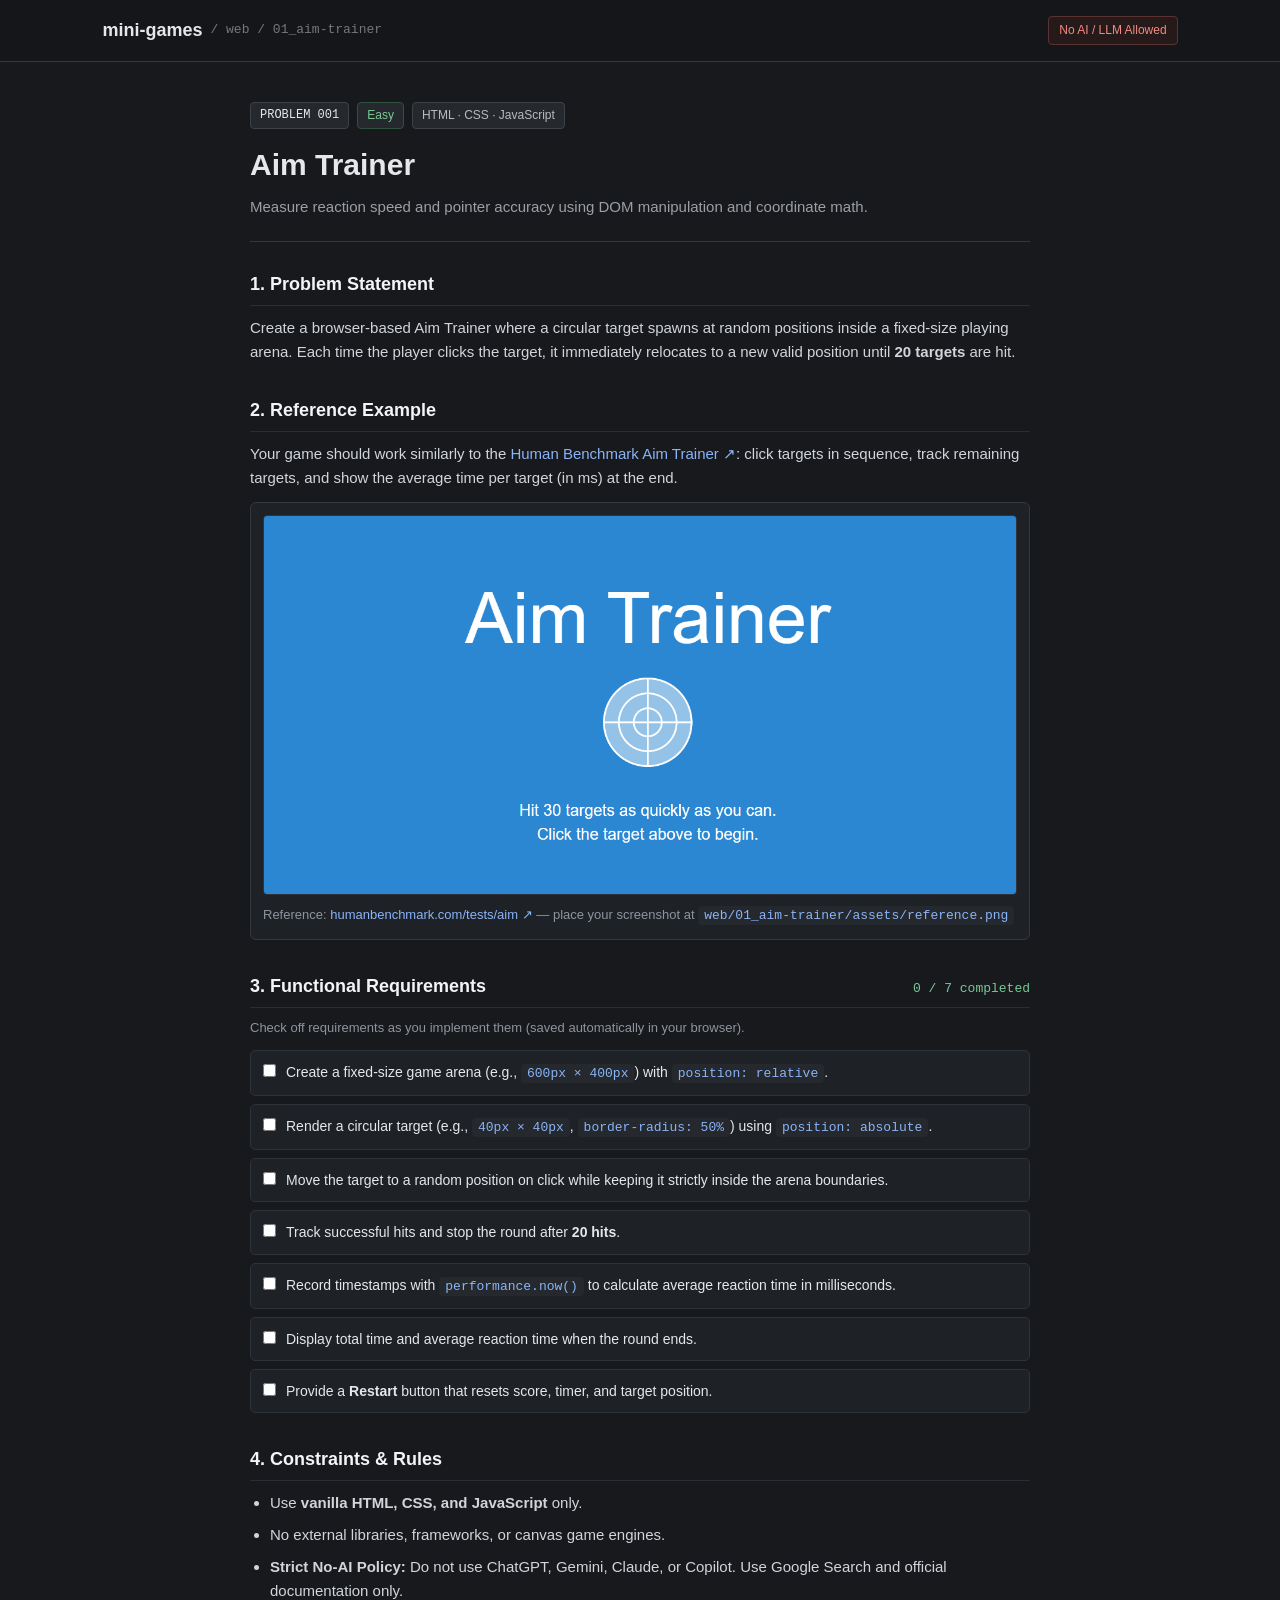
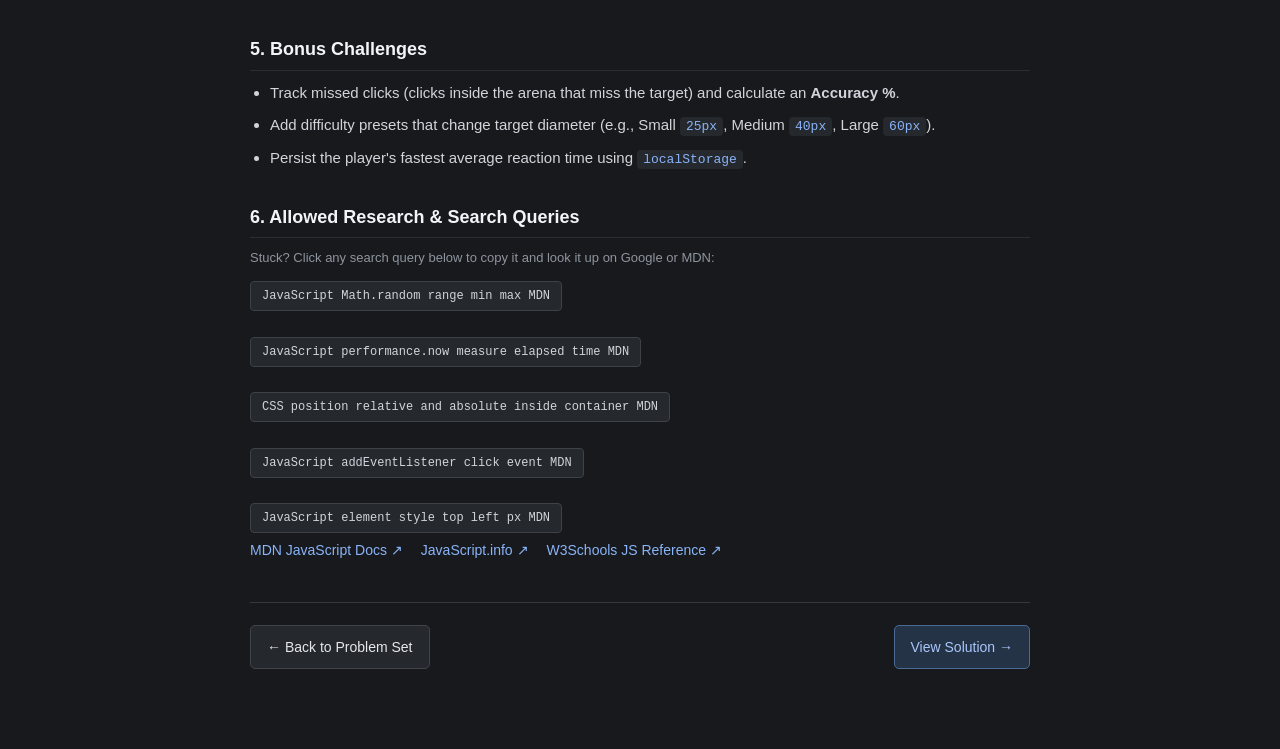
<file: web/01_aim-trainer/index.html>
<!DOCTYPE html>
<html lang="en">
<head>
    <meta charset="UTF-8">
    <meta name="viewport" content="width=device-width, initial-scale=1.0">
    <title>001 - Aim Trainer | mini-games</title>
    <link rel="stylesheet" href="brief.css">
</head>
<body>

    <header>
        <div class="nav-left">
            <a href="../../" class="brand">mini-games</a>
            <span class="crumb">/ web / 01_aim-trainer</span>
        </div>
        <span class="policy-badge">No AI / LLM Allowed</span>
    </header>

    <main>
        <!-- Problem Header -->
        <section class="problem-header">
            <div class="meta-tags">
                <span class="tag id">PROBLEM 001</span>
                <span class="tag easy">Easy</span>
                <span class="tag stack">HTML · CSS · JavaScript</span>
            </div>
            <h1>Aim Trainer</h1>
            <p class="subtitle">Measure reaction speed and pointer accuracy using DOM manipulation and coordinate math.</p>
        </section>

        <!-- Problem Statement -->
        <section class="doc-section">
            <h2>1. Problem Statement</h2>
            <p>
                Create a browser-based Aim Trainer where a circular target spawns at random positions inside a fixed-size playing arena. Each time the player clicks the target, it immediately relocates to a new valid position until <strong>20 targets</strong> are hit.
            </p>
        </section>

        <!-- Visual Reference -->
        <section class="doc-section">
            <h2>2. Reference Example</h2>
            <p>
                Your game should work similarly to the
                <a href="https://humanbenchmark.com/tests/aim" target="_blank" rel="noopener" class="inline-link">Human Benchmark Aim Trainer ↗</a>:
                click targets in sequence, track remaining targets, and show the average time per target (in ms) at the end.
            </p>

            <figure class="reference-box">
                <img src="./assets/reference.png" alt="Human Benchmark Aim Trainer reference screenshot">
                <figcaption>
                    Reference: <a href="https://humanbenchmark.com/tests/aim" target="_blank" rel="noopener">humanbenchmark.com/tests/aim ↗</a>
                    — place your screenshot at <code>web/01_aim-trainer/assets/reference.png</code>
                </figcaption>
            </figure>
        </section>

        <!-- Interactive Requirements Checklist -->
        <section class="doc-section">
            <div class="section-header-row">
                <h2>3. Functional Requirements</h2>
                <span class="progress-text" id="req-progress">0 / 7 completed</span>
            </div>
            <p class="helper-note">Check off requirements as you implement them (saved automatically in your browser).</p>

            <ul class="checklist" id="req-list">
                <li>
                    <label>
                        <input type="checkbox" data-req="arena">
                        <span>Create a fixed-size game arena (e.g., <code>600px × 400px</code>) with <code>position: relative</code>.</span>
                    </label>
                </li>
                <li>
                    <label>
                        <input type="checkbox" data-req="target">
                        <span>Render a circular target (e.g., <code>40px × 40px</code>, <code>border-radius: 50%</code>) using <code>position: absolute</code>.</span>
                    </label>
                </li>
                <li>
                    <label>
                        <input type="checkbox" data-req="bounds">
                        <span>Move the target to a random position on click while keeping it strictly inside the arena boundaries.</span>
                    </label>
                </li>
                <li>
                    <label>
                        <input type="checkbox" data-req="count">
                        <span>Track successful hits and stop the round after <strong>20 hits</strong>.</span>
                    </label>
                </li>
                <li>
                    <label>
                        <input type="checkbox" data-req="time">
                        <span>Record timestamps with <code>performance.now()</code> to calculate average reaction time in milliseconds.</span>
                    </label>
                </li>
                <li>
                    <label>
                        <input type="checkbox" data-req="results">
                        <span>Display total time and average reaction time when the round ends.</span>
                    </label>
                </li>
                <li>
                    <label>
                        <input type="checkbox" data-req="restart">
                        <span>Provide a <strong>Restart</strong> button that resets score, timer, and target position.</span>
                    </label>
                </li>
            </ul>
        </section>

        <!-- Constraints -->
        <section class="doc-section">
            <h2>4. Constraints &amp; Rules</h2>
            <ul class="plain-list">
                <li>Use <strong>vanilla HTML, CSS, and JavaScript</strong> only.</li>
                <li>No external libraries, frameworks, or canvas game engines.</li>
                <li><strong>Strict No-AI Policy:</strong> Do not use ChatGPT, Gemini, Claude, or Copilot. Use Google Search and official documentation only.</li>
            </ul>
        </section>

        <!-- Bonus Tasks -->
        <section class="doc-section">
            <h2>5. Bonus Challenges</h2>
            <ul class="plain-list">
                <li>Track missed clicks (clicks inside the arena that miss the target) and calculate an <strong>Accuracy %</strong>.</li>
                <li>Add difficulty presets that change target diameter (e.g., Small <code>25px</code>, Medium <code>40px</code>, Large <code>60px</code>).</li>
                <li>Persist the player's fastest average reaction time using <code>localStorage</code>.</li>
            </ul>
        </section>

        <!-- Research & Google Search Queries -->
        <section class="doc-section">
            <h2>6. Allowed Research &amp; Search Queries</h2>
            <p class="helper-note">Stuck? Click any search query below to copy it and look it up on Google or MDN:</p>

            <div class="search-chips" id="search-chips">
                <button type="button" class="chip" data-query="JavaScript Math.random range min max MDN">JavaScript Math.random range min max MDN</button><br>
                <button type="button" class="chip" data-query="JavaScript performance.now measure elapsed time MDN">JavaScript performance.now measure elapsed time MDN</button><br>
                <button type="button" class="chip" data-query="CSS position relative and absolute inside container MDN">CSS position relative and absolute inside container MDN</button><br>
                <button type="button" class="chip" data-query="JavaScript addEventListener click event MDN">JavaScript addEventListener click event MDN</button><br>
                <button type="button" class="chip" data-query="JavaScript element style top left px MDN">JavaScript element style top left px MDN</button>
            </div>

            <div class="doc-links">
                <a href="https://developer.mozilla.org/en-US/docs/Web/JavaScript" target="_blank" rel="noopener">MDN JavaScript Docs ↗</a>
                <a href="https://javascript.info/" target="_blank" rel="noopener">JavaScript.info ↗</a>
                <a href="https://www.w3schools.com/js/" target="_blank" rel="noopener">W3Schools JS Reference ↗</a>
            </div>
        </section>

        <!-- Footer Navigation -->
        <footer class="doc-footer">
            <a href="../../" class="btn secondary">← Back to Problem Set</a>
            <a href="./solution/" class="btn primary" id="solution-btn">View Solution →</a>
        </footer>
    </main>

    <script src="brief.js"></script>
</body>
</html>
</file>
<file: web/01_aim-trainer/brief.css>
* {
    margin: 0;
    padding: 0;
    box-sizing: border-box;
}

body {
    background: #17191d;
    color: #e5e7eb;
    font-family: Arial, sans-serif;
    line-height: 1.6;
}

/* Header */
header {
    padding: 16px 8%;
    border-bottom: 1px solid #35383d;
    display: flex;
    justify-content: space-between;
    align-items: center;
    background: #141619;
}

.nav-left {
    display: flex;
    align-items: center;
    gap: 8px;
}

.brand {
    color: #e5e7eb;
    font-weight: bold;
    font-size: 18px;
    text-decoration: none;
}

.brand:hover {
    color: #8ab4f8;
}

.crumb {
    color: #777;
    font-family: Consolas, monospace;
    font-size: 13px;
}

.policy-badge {
    font-size: 12px;
    color: #f28b82;
    border: 1px solid #5c3230;
    background: #26191a;
    padding: 4px 10px;
    border-radius: 4px;
}

/* Main Document Container */
main {
    max-width: 820px;
    margin: 40px auto 80px;
    padding: 0 20px;
}

.problem-header {
    padding-bottom: 22px;
    border-bottom: 1px solid #35383d;
    margin-bottom: 28px;
}

.meta-tags {
    display: flex;
    gap: 8px;
    margin-bottom: 12px;
    flex-wrap: wrap;
}

.tag {
    font-size: 12px;
    padding: 3px 9px;
    border-radius: 4px;
    background: #25282d;
    border: 1px solid #3d4148;
    color: #bbb;
}

.tag.id {
    font-family: Consolas, monospace;
    color: #e5e7eb;
}

.tag.easy {
    color: #79c995;
    border-color: #2f523c;
}

.problem-header h1 {
    font-size: 30px;
    margin-bottom: 6px;
}

.subtitle {
    color: #9aa0a6;
    font-size: 15px;
}

/* Document Sections */
.doc-section {
    margin-bottom: 32px;
}

.doc-section h2 {
    font-size: 18px;
    color: #f3f4f6;
    margin-bottom: 10px;
    padding-bottom: 6px;
    border-bottom: 1px solid #2a2d33;
}

.doc-section p {
    color: #d1d5db;
    font-size: 15px;
    margin-bottom: 12px;
}

.helper-note {
    color: #8e949e !important;
    font-size: 13px !important;
}

.inline-link {
    color: #8ab4f8;
    text-decoration: none;
}

.inline-link:hover {
    text-decoration: underline;
}

code {
    font-family: Consolas, "Courier New", monospace;
    background: #25282d;
    color: #8ab4f8;
    padding: 2px 6px;
    border-radius: 4px;
    font-size: 13px;
}

/* Reference Image Box */
.reference-box {
    background: #1e2126;
    border: 1px solid #35383d;
    border-radius: 6px;
    padding: 12px;
    margin-top: 10px;
}

.reference-box img {
    display: block;
    width: 100%;
    max-height: 380px;
    object-fit: cover;
    border-radius: 4px;
    border: 1px solid #2e3239;
    background: #131518;
}

.reference-box figcaption {
    margin-top: 10px;
    font-size: 13px;
    color: #8e949e;
}

.reference-box figcaption a {
    color: #8ab4f8;
    text-decoration: none;
}

.reference-box figcaption a:hover {
    text-decoration: underline;
}

/* Checklist */
.section-header-row {
    display: flex;
    justify-content: space-between;
    align-items: baseline;
    border-bottom: 1px solid #2a2d33;
    margin-bottom: 10px;
}

.section-header-row h2 {
    border-bottom: none;
    margin-bottom: 0;
}

.progress-text {
    font-family: Consolas, monospace;
    font-size: 13px;
    color: #79c995;
}

.checklist {
    list-style: none;
    display: flex;
    flex-direction: column;
    gap: 8px;
}

.checklist li label {
    display: flex;
    align-items: flex-start;
    gap: 10px;
    background: #1e2126;
    border: 1px solid #2e3239;
    padding: 10px 12px;
    border-radius: 5px;
    cursor: pointer;
    font-size: 14px;
}

.checklist li label:hover {
    border-color: #464b55;
}

.checklist input[type="checkbox"] {
    margin-top: 3px;
    accent-color: #79c995;
    cursor: pointer;
}

.checklist li.done label span {
    text-decoration: line-through;
    color: #7b818a;
}

/* Plain Lists */
.plain-list {
    padding-left: 20px;
    color: #d1d5db;
    font-size: 15px;
    display: flex;
    flex-direction: column;
    gap: 8px;
}

/* Search Chips & Links */
.search-chips {
    display: flex;
    flex-direction: column;
    align-items: flex-start;
    /* gap: 8px; */
    margin: 6px 0;
}

.chip {
    background: #25282d;
    color: #d1d5db;
    border: 1px solid #3d4148;
    border-radius: 4px;
    padding: 7px 11px;
    font-family: Consolas, monospace;
    font-size: 12px;
    cursor: pointer;
}

.chip:hover {
    border-color: #8ab4f8;
    color: #8ab4f8;
}

.chip.copied {
    border-color: #79c995;
    color: #79c995;
}

.doc-links {
    display: flex;
    gap: 18px;
    flex-wrap: wrap;
}

.doc-links a {
    color: #8ab4f8;
    text-decoration: none;
    font-size: 14px;
}

.doc-links a:hover {
    text-decoration: underline;
}

/* Footer Buttons */
.doc-footer {
    margin-top: 40px;
    padding-top: 22px;
    border-top: 1px solid #35383d;
    display: flex;
    justify-content: space-between;
    align-items: center;
    gap: 12px;
}

.btn {
    padding: 10px 16px;
    border-radius: 5px;
    font-size: 14px;
    text-decoration: none;
    border: 1px solid #41444a;
}

.btn.secondary {
    background: #25282d;
    color: #e5e7eb;
}

.btn.secondary:hover {
    background: #2f333a;
}

.btn.primary {
    background: #253347;
    border-color: #496a96;
    color: #a8c7fa;
}

.btn.primary:hover {
    background: #2d3f59;
}

@media (max-width: 600px) {
    header {
        padding: 14px 16px;
        flex-direction: column;
        align-items: flex-start;
        gap: 8px;
    }

    .doc-footer {
        flex-direction: column;
        align-items: stretch;
        text-align: center;
    }
}
</file>
